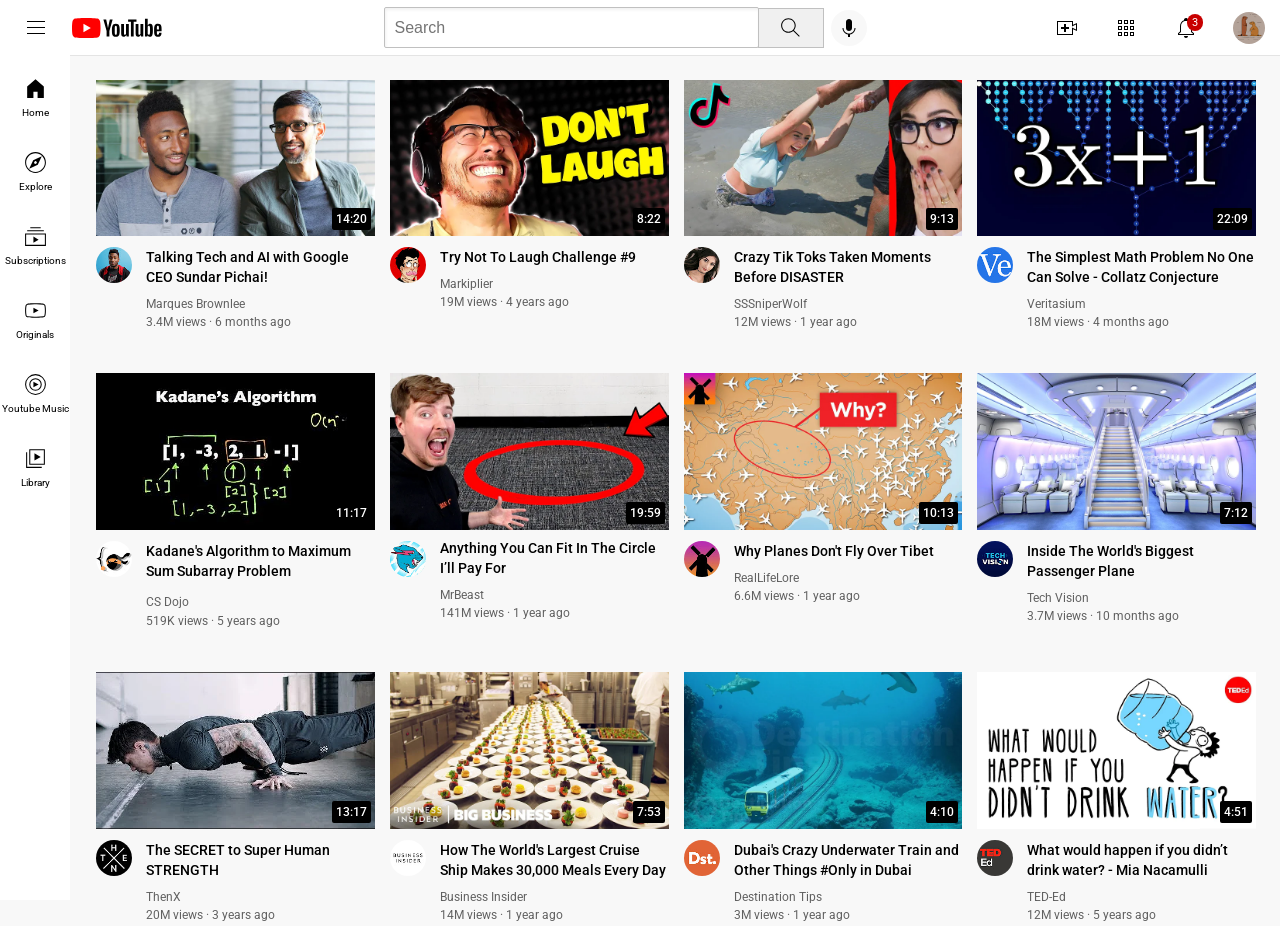
<file: index.html>
<!DOCTYPE html>
<html>
  <head>
    <title>Not Youtube</title>

      <link rel="preconnect" href="https://fonts.googleapis.com">
<link rel="preconnect" href="https://fonts.gstatic.com" crossorigin>
<link href="https://fonts.googleapis.com/css2?family=Roboto:ital,wght@0,100..900;1,100..900&display=swap" rel="stylesheet">

<link rel="stylesheet" href="Youtube Styles/general.css">
<link rel="stylesheet" href="Youtube Styles/video.css">
<link rel="stylesheet" href="Youtube Styles/header.css">
<link rel="stylesheet" href="Youtube Styles/sidebar.css">
</head>

  <body>
    <header class="header">
      <div class="left-section">
        <img class="hamburger-menu" src="Youtube icons/hamburger-menu.svg">
        <img class="youtube-logo" src="Youtube icons/youtube-logo.svg">
      </div>
      <div class="middle-section">
        <input class="Youtube-search" type="text" placeholder="Search">
        <button  class="search-button"><img class="search-icon" src="Youtube icons/search.svg">
        <div class="tooltip">Search</div>
        </button>
        <!-- Put Position Absolute inside a Position Relative to get a -->
        <button class="voice-button"><img class="voice-icon" src="Youtube icons/voice-search-icon.svg">
        <div class="tooltip">Search with your voice</div>
        </button>
      </div>
      <div class="right-section">
        <div class="upload-container">
          <img class="upload-button" src="Youtube icons/upload.svg">
          <div class="tooltip">Create</div>
        </div>
        <div class="app-container">
          <img class="app-button" src="Youtube icons/youtube-apps.svg">
          <div class="tooltip">Youtube apps</div>
        </div>
        <div class="notification-number-container">
          <div class="notification-container">
            <img class="notification-button" src="Youtube icons/notifications.svg">
          <div class="notification-number">3</div>
          <div class="tooltip">Notifications</div>
          </div>
        </div>
        <img class="dp-button" src="Channel Pictures/Youtube DP.jpg">
      </div>
    </header>

    <nav class="sidebar">
      <div class="sidebar-link">
        <img src="sidebar.styles/home.svg">
        <div class="under-text">Home</div>
      </div>
      <div class="sidebar-link">
        <img src="sidebar.styles/explore.svg">
        <div class="under-text">Explore</div>
      </div>
      <div class="sidebar-link">
        <img src="sidebar.styles/subscriptions.svg">
        <div class="under-text">Subscriptions</div>
      </div>
      <div class="sidebar-link">
        <img src="sidebar.styles/originals.svg">
        <div class="under-text">Originals</div>
      </div>
      <div class="sidebar-link">
        <img src="sidebar.styles/youtube-music.svg">
        <div class="under-text">Youtube Music</div>
      </div>
      <div class="sidebar-link">
        <img src="sidebar.styles/library.svg">
        <div class="under-text">Library</div>
      </div>
    </nav>
    <main>
      <section class="video-grid">
     <div class="div-box">
    <div class="thumbnail-row">
      <a href="https://www.youtube.com/watch?v=n2RNcPRtAiY">
        <img class="thumbnail" src="thumbnails/thumbnail-1.webp">
      </a>
      <div class="video-time">14:20</div>
    </div>
    <div class="video-info-grid">
      <div class="channel-picture">
        <a href="https://www.youtube.com/c/mkbhd">
          <img class="profile-picture" src="Channel Pictures/channel-1.jpeg">
        </a>
      </div>
      <div class="video-info">
        <a class="video-title-link" href="https://www.youtube.com/watch?v=n2RNcPRtAiY">
          <p class="video-title">
        Talking Tech and AI with Google CEO Sundar Pichai!
         </p>
        </a>
  <a class="video-author-link" href="https://www.youtube.com/c/mkbhd">
    <p class="video-author">
  Marques Brownlee 
  </p>
  </a>
  <p class="video-views">
    3.4M views &#183; 6 months ago
  </p>
      </div>   
</div>
</div>

  <div class="div-box">
    <div class="thumbnail-row">
      <a href="https://www.youtube.com/watch?v=mP0RAo9SKZk">
        <img class="thumbnail" src="thumbnails/thumbnail-2.webp">
      </a>
      <div class="video-time">8:22</div>
    </div>
    <div class="Markiplier-grid-box">
      <div class="channel-picture">
        <a href="https://www.youtube.com/c/markiplier">
    <img class="profile-picture" src="Channel Pictures/channel-2.jpeg">
        </a>
      </div>
      <div class="video-info">
        <a class="video-title-link" href="https://www.youtube.com/watch?v=mP0RAo9SKZk">
          <p class="video-title">
          Try Not To Laugh Challenge #9
        </p>
        </a>
        <a class="video-author-link" href="https://www.youtube.com/c/markiplier">
          <p class="video-author">
  Markiplier 
  </p>
        </a>
  <p class="video-views">
    19M views &#183; 4 years ago
  </p>
      </div>   
</div>
</div>

 <div class="div-box">
    <div class="thumbnail-row">
      <a href="https://www.youtube.com/watch?v=FgjPQQeTh1w">
      <img class="thumbnail" src="thumbnails/thumbnail-3.webp">
      </a>
      <div class="video-time">9:13</div>
    </div>
    <div class="video-info-grid">
      <div class="channel-picture">
        <a href="https://www.youtube.com/user/SSSniperWolf">
          <img class="profile-picture" src="Channel Pictures/channel-3.jpeg">
        </a>
      </div>
      <div class="video-info">
        <a class="video-title-link" href="https://www.youtube.com/watch?v=FgjPQQeTh1w">
          <p class="video-title">
   Crazy Tik Toks Taken Moments Before DISASTER
 </p>
</a>   
<a class="video-author-link" href="https://www.youtube.com/user/SSSniperWolf">
  <p class="video-author">
  SSSniperWolf 
  </p>
</a>
  <p class="video-views">
    12M views &#183; 1 year ago
  </p>
      </div>   
</div>
</div>

  <div class="div-box">
    <div class="thumbnail-row">
      <a href="https://www.youtube.com/watch?v=094y1Z2wpJg">
    <img class="thumbnail" src="thumbnails/thumbnail-4.webp">
      </a>
      <div class="video-time">22:09</div>
    </div>
    <div class="Markiplier-grid-box">
      <div class="channel-picture">
        <a href="https://www.youtube.com/c/veritasium">
      <img class="profile-picture" src="Channel Pictures/channel-4.jpeg">
        </a>
      </div>
      <div class="video-info">
        <a class="video-title-link" href="https://www.youtube.com/watch?v=094y1Z2wpJg">
            <p class="video-title">
        The Simplest Math Problem No One Can Solve - Collatz Conjecture
        </p>
        </a>
        <a class="video-author-link" href="https://www.youtube.com/c/veritasium">
      <p class="video-author">
        Veritasium 
        </p>
        </a>
  <p class="video-views">
    18M views &#183; 4 months ago
  </p>
      </div>   
</div>
</div>

 <div class="div-box">
    <div class="thumbnail-row">
      <a href="https://www.youtube.com/watch?v=86CQq3pKSUw">
    <img class="thumbnail" src="thumbnails/thumbnail-5.webp">
      </a>
      <div class="video-time">11:17</div>
    </div>
    <div class="video-info-grid">
      <div class="channel-picture">
        <a href="https://www.youtube.com/c/CSDojo">
     <img class="profile-picture" src="Channel Pictures/channel-5.jpeg">
        </a>
      </div>
      <div class="video-info">
        <p class="video-title">
          <a class="video-title-link" href="https://www.youtube.com/watch?v=86CQq3pKSUw">
    Kadane's Algorithm to Maximum Sum Subarray Problem
    </a>
  </p>
  <a class="video-author-link" href="https://www.youtube.com/c/CSDojo">
 CS Dojo
  </a>
  <p class="video-author">
  </p>
  <p class="video-views">
      519K views &#183; 5 years ago
  </p>
      </div>   
</div>
</div>

  <div class="div-box">
    <div class="thumbnail-row">
      <a href="https://www.youtube.com/watch?v=yXWw0_UfSFg">
      <img class="thumbnail" src="thumbnails/thumbnail-6.webp">
      </a>
      <div class="video-time">19:59</div>
    </div>
    <div class="Markiplier-grid-box">
      <div class="channel-picture">
        <a href="https://www.youtube.com/channel/UCX6OQ3DkcsbYNE6H8uQQuVA">
      <img class="profile-picture" src="Channel Pictures/channel-6.jpeg">
        </a>
      </div>
      <div class="video-info">
        <a class="video-title-link" href="https://www.youtube.com/watch?v=yXWw0_UfSFg">
          Anything You Can Fit In The Circle I’ll Pay For
        </a>
        <p class="video-title">
        </p>
        <a class="video-author-link" href="https://www.youtube.com/channel/UCX6OQ3DkcsbYNE6H8uQQuVA">
        <p class="video-author">
          MrBeast 
          </p>
        </a>
  <p class="video-views">
    141M views &#183; 1 year ago
  </p>
      </div>   
</div>
</div>
    <div class="div-box">
    <div class="thumbnail-row">
      <a href="https://www.youtube.com/watch?v=fNVa1qMbF9Y">
    <img class="thumbnail" src="thumbnails/thumbnail-7.webp">
      </a>
      <div class="video-time">10:13</div>
    </div>
    <div class="video-info-grid">
      <div class="channel-picture">
        <a href="https://www.youtube.com/channel/UCP5tjEmvPItGyLhmjdwP7Ww">
     <img class="profile-picture" src="Channel Pictures/channel-7.jpeg">
        </a>
      </div>
      <div class="video-info">
        <a class="video-title-link" href="https://www.youtube.com/watch?v=fNVa1qMbF9Y">
        <p class="video-title">
    Why Planes Don't Fly Over Tibet
      </p>
        </a> 
        <a class="video-author-link" href="https://www.youtube.com/channel/UCP5tjEmvPItGyLhmjdwP7Ww">
        <p class="video-author">
        RealLifeLore 
        </p>
        </a>
  <p class="video-views">
    6.6M views &#183; 1 year ago
  </p>
      </div>   
</div>
</div>
    <div class="div-box">
    <div class="thumbnail-row">
      <a href="https://www.youtube.com/watch?v=lFm4EM1juls">
      <img class="thumbnail" src="thumbnails/thumbnail-8.webp">
      </a>
      <div class="video-time">7:12</div>
    </div>
    <div class="video-info-grid">
      <div class="channel-picture">
        <a href="https://www.youtube.com/channel/UCHAK6CyegY22Zj2GWrcaIxg">
        <img class="profile-picture" src="Channel Pictures/channel-8.jpeg">
        </a>
      </div>
      <div class="video-info">
        <a class="video-title-link" href="https://www.youtube.com/watch?v=lFm4EM1juls">
              <p class="video-title">
      Inside The World's Biggest Passenger Plane
        </p>
        </a>
        <a class="video-author-link" href="https://www.youtube.com/channel/UCHAK6CyegY22Zj2GWrcaIxg">
      <p class="video-author">
        Tech Vision 
        </p>
        </a>
  <p class="video-views">
    3.7M views &#183; 10 months ago
  </p>
      </div>   
</div>
</div>
    <div class="div-box">
    <div class="thumbnail-row">
      <a href="https://www.youtube.com/watch?v=ixmxOlcrlUc">
      <img class="thumbnail" src="thumbnails/thumbnail-9.webp">
      </a>
      <div class="video-time">13:17</div>
    </div>
    <div class="video-info-grid">
      <div class="channel-picture">
        <a href="https://www.youtube.com/c/OFFICIALTHENXSTUDIOS">
     <img class="profile-picture" src="Channel Pictures/channel-9.jpeg">
        </a>
      </div>
      <div class="video-info">
        <a class="video-title-link" href="https://www.youtube.com/watch?v=ixmxOlcrlUc">
        <p class="video-title">
          The SECRET to Super Human STRENGTH
        </p>
        </a>
        <a class="video-author-link" href="https://www.youtube.com/c/OFFICIALTHENXSTUDIOS">
          <p class="video-author">
          ThenX 
          </p>
        </a>    
  <p class="video-views">
    20M views &#183; 3 years ago
  </p>
      </div>   
</div>
</div>
    <div class="div-box">
    <div class="thumbnail-row">
      <a href="https://www.youtube.com/watch?v=R2vXbFp5C9o">
      <img class="thumbnail" src="thumbnails/thumbnail-10.webp">
      </a>
      <div class="video-time">7:53</div>
    </div>
    <div class="video-info-grid">
      <div class="channel-picture">
        <a href="https://www.youtube.com/user/businessinsider">
        <img class="profile-picture" src="Channel Pictures/channel-10.jpeg">
        </a>
      </div>
      <div class="video-info">
        <a class="video-title-link" href="https://www.youtube.com/watch?v=R2vXbFp5C9o">
              <p class="video-title">
        How The World's Largest Cruise Ship Makes 30,000 Meals Every Day
        </p>
        </a>
        <a class="video-author-link" href="https://www.youtube.com/user/businessinsider">
          <p class="video-author">
          Business Insider 
          </p>
        </a>  
  <p class="video-views">
    14M views &#183; 1 year ago
  </p>
      </div>   
</div>
</div>
    <div class="div-box">
    <div class="thumbnail-row">
      <a href="https://www.youtube.com/watch?v=0nZuYyXET3s">
      <img class="thumbnail" src="thumbnails/thumbnail-11.webp">
      </a>
      <div class="video-time">4:10</div>
    </div>
    <div class="video-info-grid">
      <div class="channel-picture">
        <a href="https://www.youtube.com/c/Destinationtips">
      <img class="profile-picture" src="Channel Pictures/channel-11.jpeg">
        </a>
      </div>
      <div class="video-info">
        <a class="video-title-link" href="https://www.youtube.com/watch?v=0nZuYyXET3s">
              <p class="video-title">
          Dubai's Crazy Underwater Train and Other Things #Only in Dubai
        </p>
        </a>
        <a class="video-author-link" href="https://www.youtube.com/c/Destinationtips">
        <p class="video-author">
        Destination Tips 
        </p>
        </a>
  <p class="video-views">
    3M views &#183; 1 year ago
  </p>
      </div>   
</div>
</div>
<div class="div-box">
    <div class="thumbnail-row">
      <a href="https://www.youtube.com/watch?v=9iMGFqMmUFs">
      <img class="thumbnail" src="thumbnails/thumbnail-12.webp">
      </a>
      <div class="video-time">4:51</div>
    </div>
    <div class="video-info-grid">
      <div class="channel-picture">
        <a href="https://www.youtube.com/teded">
        <img class="profile-picture" src="Channel Pictures/channel-12.jpeg">
        </a>
      </div>
      <div class="video-info">
        <a class="video-title-link" href="https://www.youtube.com/watch?v=9iMGFqMmUFs">
              <p class="video-title">
          What would happen if you didn’t drink water? - Mia Nacamulli
        </p>
        </a>
        <a class="video-author-link" href="https://www.youtube.com/teded">
        <p class="video-author">
        TED-Ed 
        </p>
        </a>
  <p class="video-views">
    12M views &#183; 5 years ago
  </p>
      </div>   
</div>
</div>
      </section>
    </main>

</body>
</html>
</file>
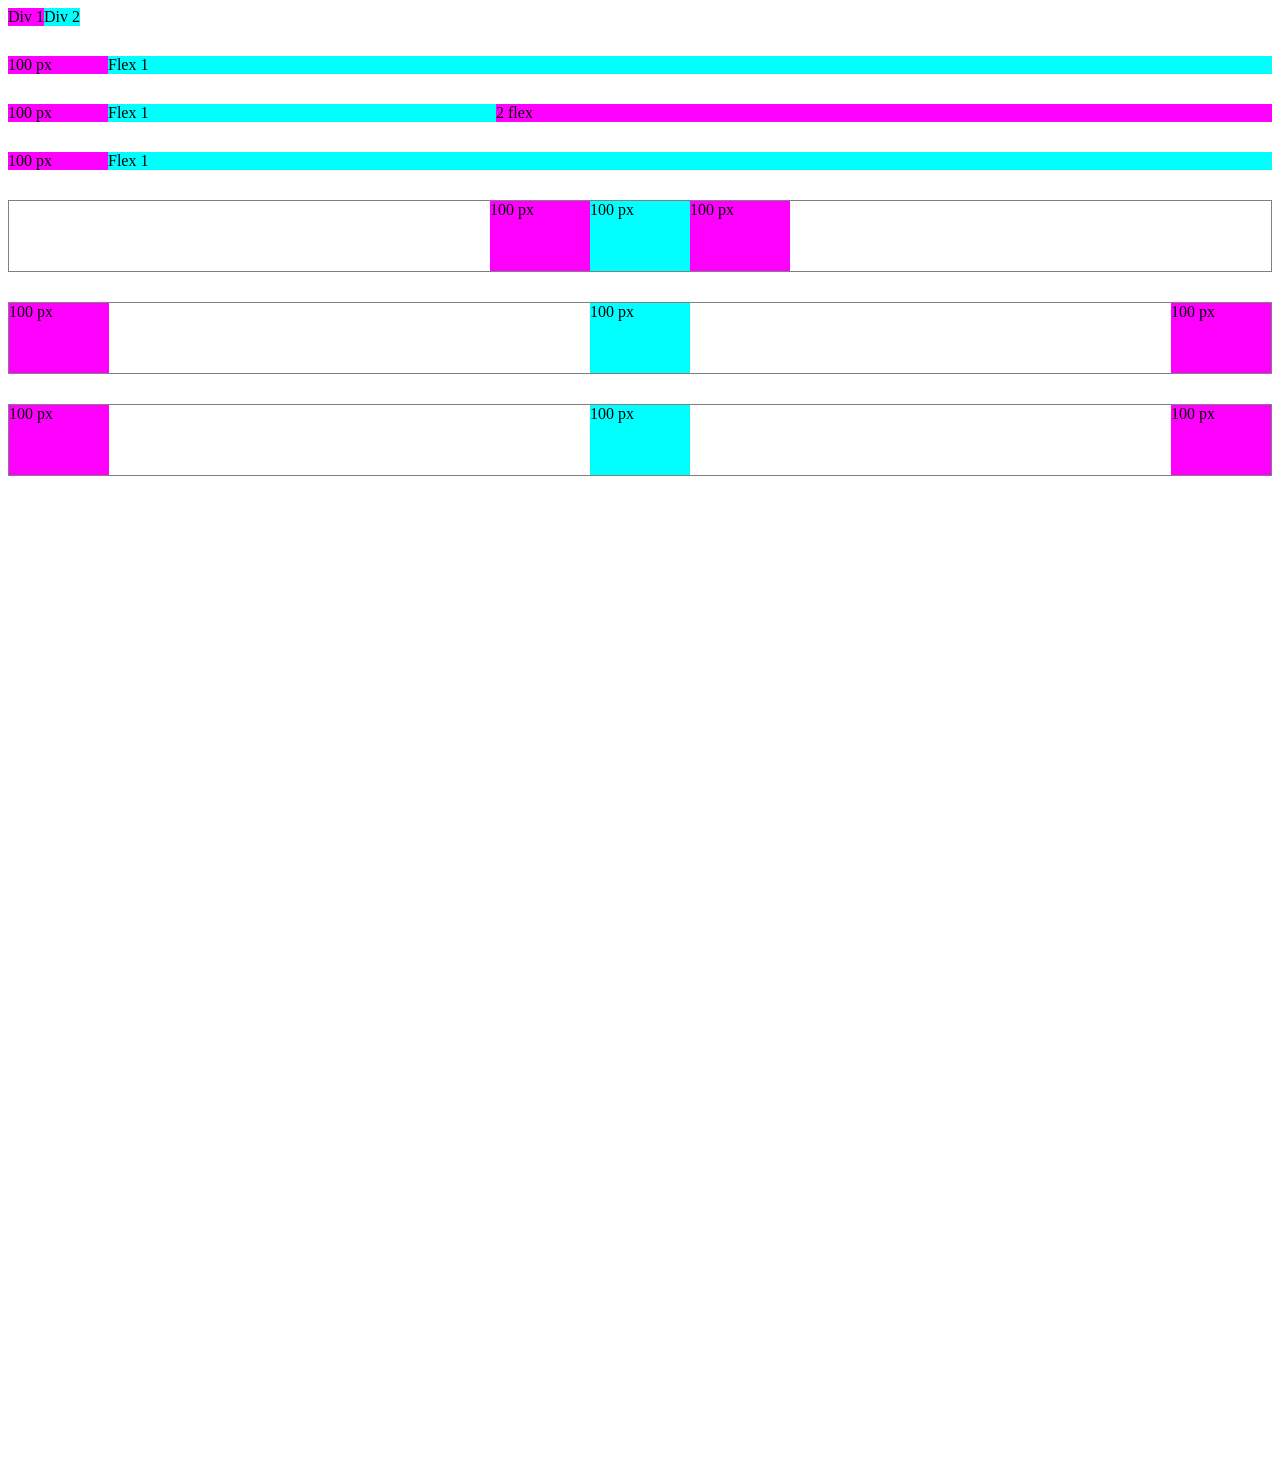
<file: flexbox.html>
<!DOCTYPE html>
<html>
  <head>
    <title>FlexBox Practice</title>
  </head>
  <body style="
  padding-bottom: 1000px;
  ">
    <div style="
      display: flex;
      flex-direction: row;
      ">
      <div style="background-color:magenta;">Div 1</div>
      <div style="background-color:cyan;">Div 2</div>
    </div>
    <div style="
       margin-top: 30px;
        display: flex;
        flex-direction: row;
        ">
        <div style="background-color:magenta;
        width: 100px;">100 px</div>
        <div style="background-color:cyan;
        flex: 1;">Flex 1</div>
      </div>
      <div style="
       margin-top: 30px;
        display: flex;
        flex-direction: row;
        ">
        <div style="background-color:magenta;
        width: 100px;">100 px</div>
        <div style="background-color:cyan;
        flex: 1;">Flex 1</div>
         <div style="background-color:magenta;
        flex: 2;">2 flex</div>
      </div>

       <div style="
       margin-top: 30px;
        display: flex;
        flex-direction: row;
        ">
        <div style="background-color:magenta;
        width: 100px;">100 px</div>
        <div style="background-color:cyan;
        flex: 1;">Flex 1</div>
      </div>
      <div style="
      margin-top: 30px;
        height: 70px;
        border-width: 1px;
        border-style: solid;
        border-color: gray;

        display: flex;
        flex-direction: row;
        justify-content: center;
        ">
        <div style="background-color:magenta;
        width: 100px;">100 px</div>
        <div style="background-color:cyan;
        width: 100px;">100 px</div>
         <div style="background-color:magenta;
        width: 100px;">100 px</div>
      </div>
          <div style="
      margin-top: 30px;
        height: 70px;
        border-width: 1px;
        border-style: solid;
        border-color: gray;

        display: flex;
        flex-direction: row;
        justify-content: space-between;
        ">
        <div style="background-color:magenta;
        width: 100px;">100 px</div>
        <div style="background-color:cyan;
        width: 100px;">100 px</div>
         <div style="background-color:magenta;
        width: 100px;">100 px</div>
      </div>
      <div style="
      margin-top: 30px;
        height: 70px;
        border-width: 1px;
        border-style: solid;
        border-color: gray;

        display: flex;
        flex-direction: row;
        justify-content: space-between;
        align-items: centers;
        ">
        <div style="background-color:magenta;
        width: 100px;">100 px</div>
        <div style="background-color:cyan;
        width: 100px;">100 px</div>
         <div style="background-color:magenta;
        width: 100px;">100 px</div>
      </div>
  </body>
</html>
</file>
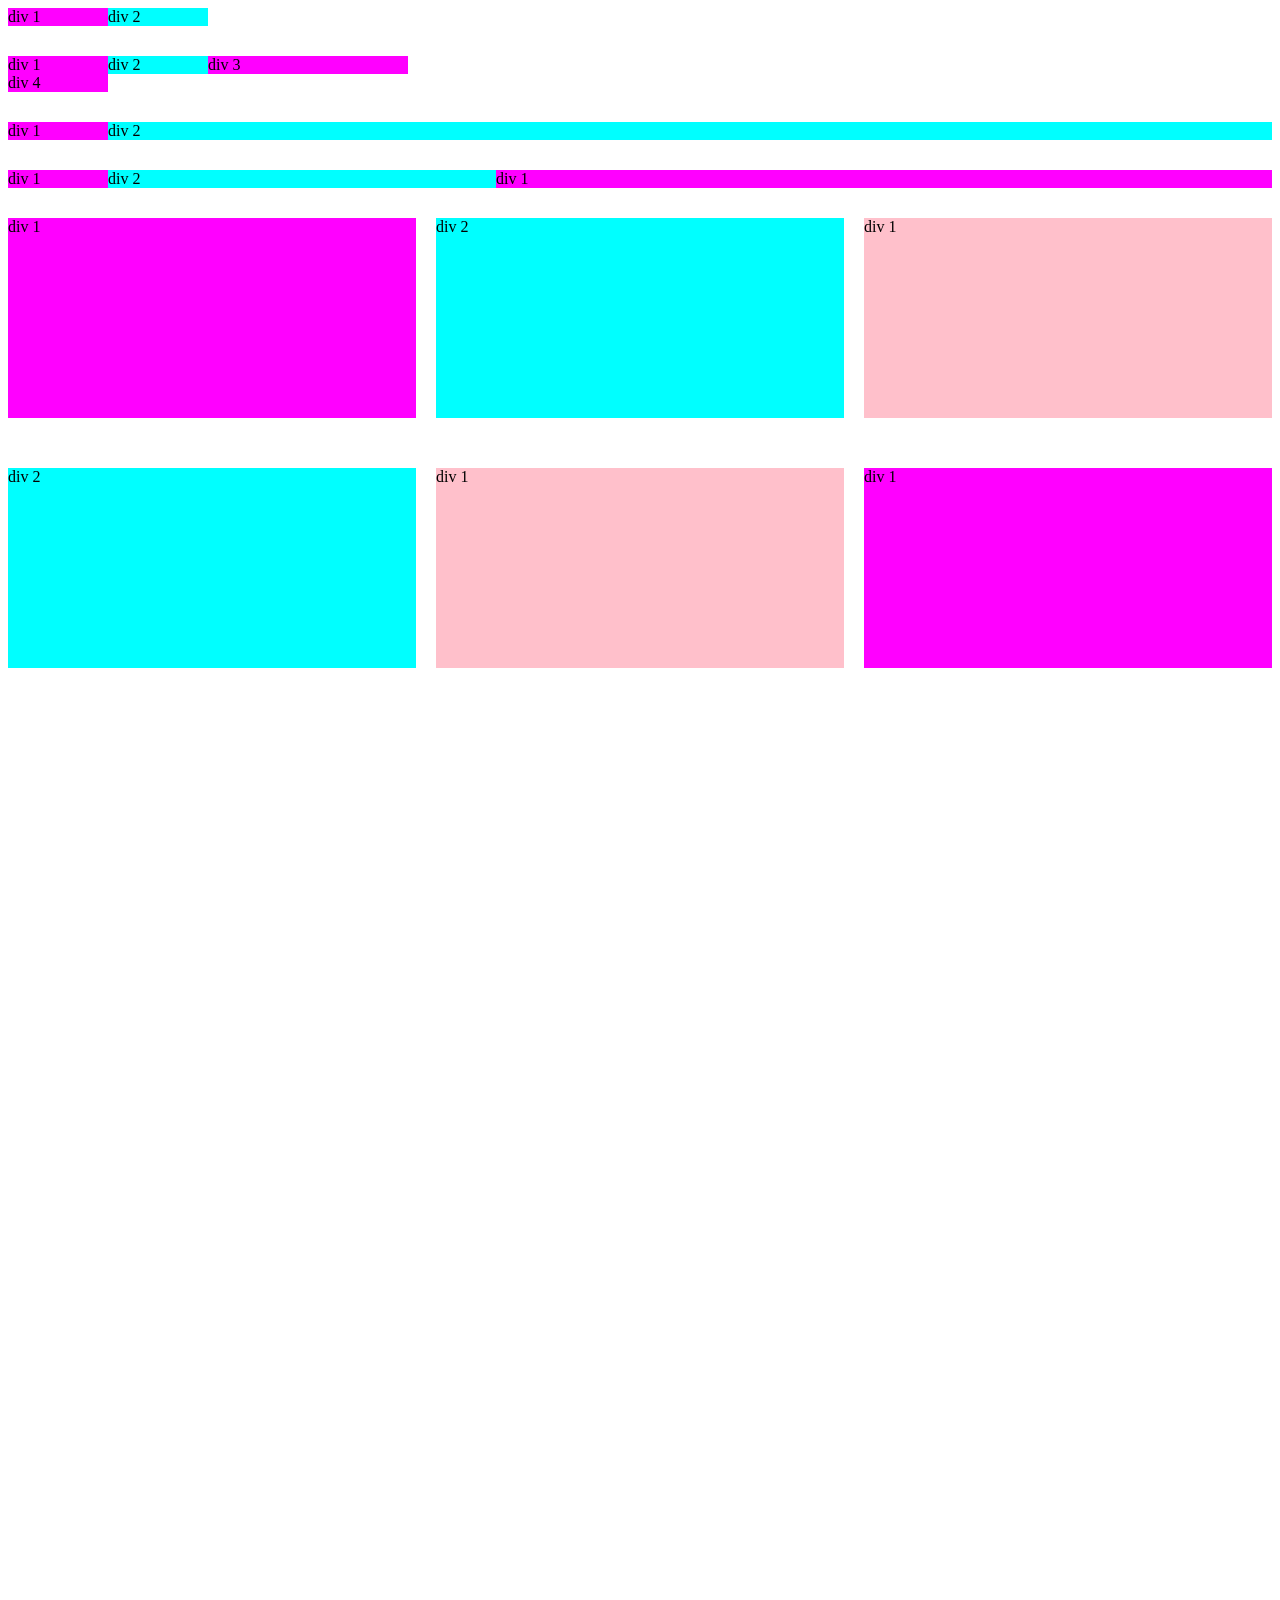
<file: grid.html>
<!DOCTYPE html>
<html>
  <head>
    <title>GRID PRACTICE</title>
  </head>
  <body style="padding-bottom: 1000px;">
    <div style="
      display: grid;
      grid-template-columns: 100px 100px;
      ">
      <div style="background-color:magenta;">div 1</div>
      <div style="background-color:cyan;">div 2</div>
    </div>
      <div style="
      margin-top: 30px;
      display: grid;
       grid-template-columns: 100px 100px 200px;
      ">
      <div style="background-color:magenta;">div 1</div>
      <div style="background-color:cyan;">div 2</div>
      <div style="background-color:magenta;">div 3</div>
      <div style="background-color:magenta;">div 4</div>
      </div>  
        <div style="
        margin-top: 30px;
        display: grid;
        grid-template-columns: 100px 1fr;
        ">
        <div style="background-color:magenta;">div 1</div>
        <div style="background-color:cyan;">div 2</div>
        </div> 
          <div style="
          margin-top: 30px;
          display: grid;
          grid-template-columns: 100px 1fr 2fr;
          ">
          <div style="background-color:magenta;">div 1</div>
          <div style="background-color:cyan;">div 2</div>
          <div style="background-color:magenta;">div 1</div>
          </div>

          <div style="
            margin-top: 30px;
            display: grid;
            grid-template-columns: 1fr 1fr 1fr;
            column-gap: 20px;
            row-gap: 50px;
            ">
            <div style="background-color:magenta; height:200px;">div 1</div>
            <div style="background-color:cyan; height:200px;">div 2</div>
            <div style="background-color:pink; height:200px;;">div 1</div>
            <div style="background-color:cyan; height:200px;">div 2</div>
            <div style="background-color:pink; height:200px;">div 1</div>
            <div style="background-color:magenta; height:200px;;">div 1</div>
            </div>
    </body>
</html>
</file>
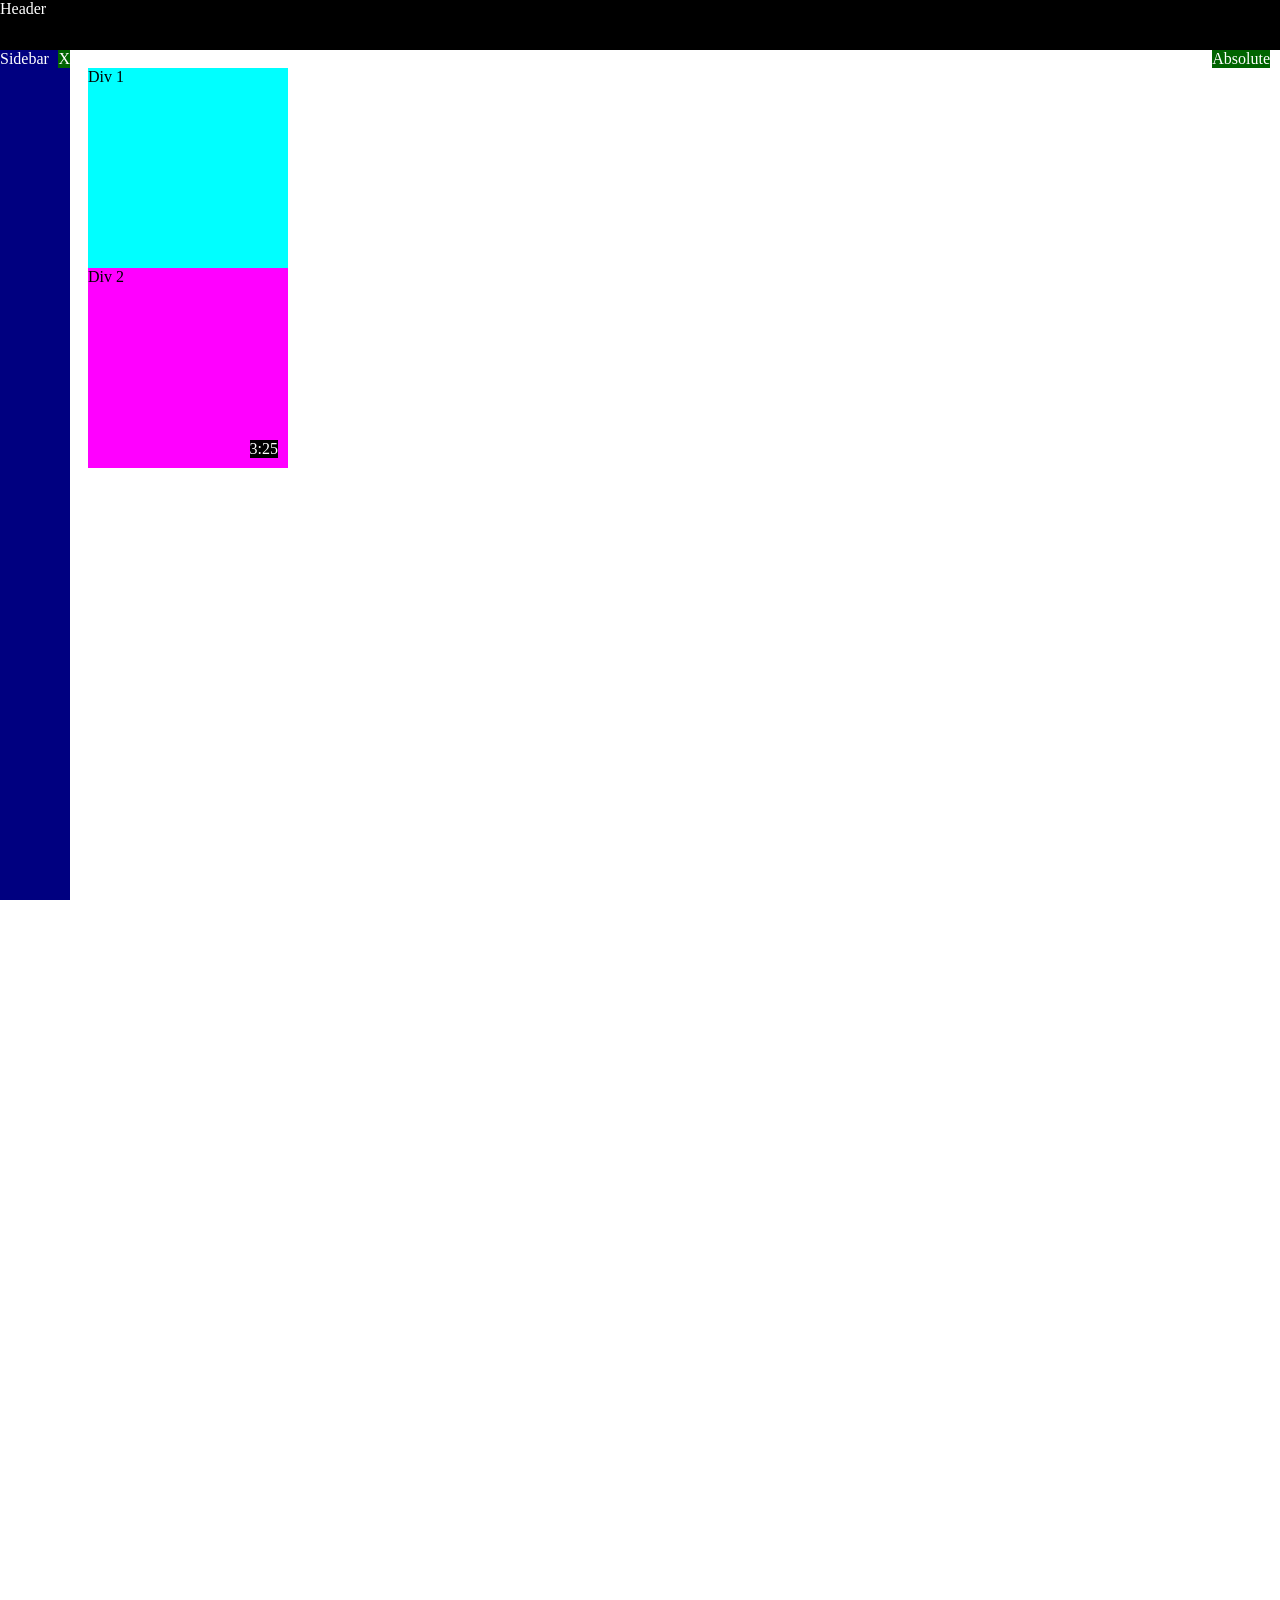
<file: position.html>
<!DOCTYPE html>
<html>
  <head>
    <title>Position Practice
    </title>
  </head>
  <body style="padding-bottom: 3000px;
      padding-top: 60px;
      padding-left: 80px;
  ">
    <div style="
      background-color: black;
      color: white;
      position: fixed;
      top: 0px;
      left: 0px;
      right: 0px;
      height: 50px;
      ">Header</div>

      <div style="
      background-color: navy;
       color: white;
       position: fixed; 
       bottom: 0px;
       left: 0px;
       top: 50px;
       width: 70px;
      ">
        Sidebar
        
      <div style="
      position: absolute;
      background-color: darkgreen;
      color: white;
      right: 0px;
      top: 0px;
      ">
      X
      </div>
      </div>

      <div style="
      position: absolute;
      background-color: darkgreen;
      color: white;
      right: 10px;
      top: 50px;
      ">
      Absolute
      </div>

    <div style="
      background-color: cyan;
      height: 200px;
      width: 200px;
      position: static;
      ">Div 1</div>
    <div style="
    background-color: magenta;
    height: 200px;
    width: 200px;
    position: relative;
    ">
    Div 2
      
      <div style="
      position: absolute;
      background-color: black;
      color: white;
      right: 10px;
      bottom: 10px;
      ">
      3:25
      </div>  
  </div>
  </body>
</html>
</file>
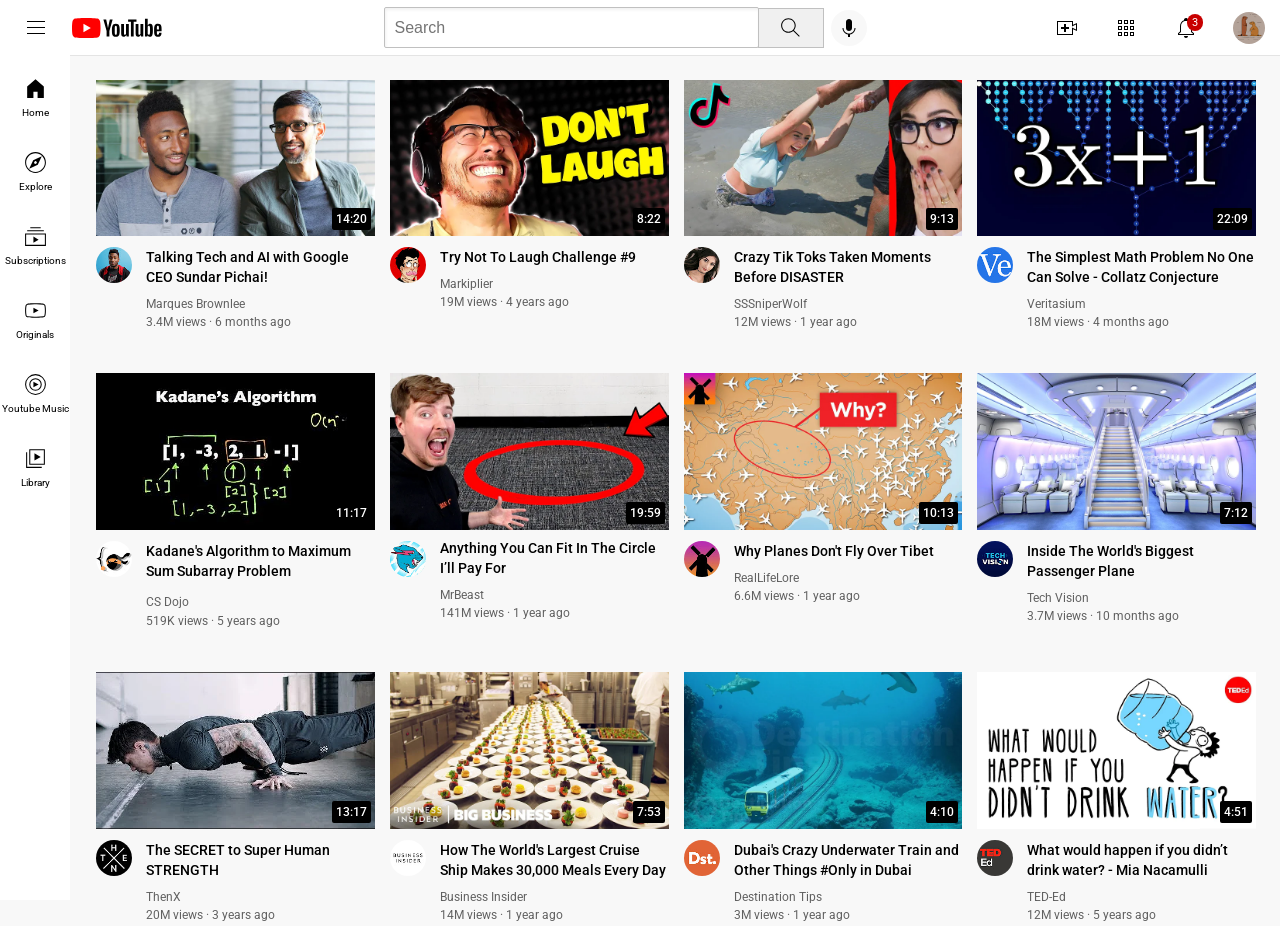
<file: youtube.html>
<!DOCTYPE html>
<html>
  <head>
    <title>Not Youtube</title>

      <link rel="preconnect" href="https://fonts.googleapis.com">
<link rel="preconnect" href="https://fonts.gstatic.com" crossorigin>
<link href="https://fonts.googleapis.com/css2?family=Roboto:ital,wght@0,100..900;1,100..900&display=swap" rel="stylesheet">

<link rel="stylesheet" href="Youtube Styles/general.css">
<link rel="stylesheet" href="Youtube Styles/video.css">
<link rel="stylesheet" href="Youtube Styles/header.css">
<link rel="stylesheet" href="Youtube Styles/sidebar.css">
</head>

  <body>
    <header class="header">
      <div class="left-section">
        <img class="hamburger-menu" src="Youtube icons/hamburger-menu.svg">
        <img class="youtube-logo" src="Youtube icons/youtube-logo.svg">
      </div>
      <div class="middle-section">
        <input class="Youtube-search" type="text" placeholder="Search">
        <button  class="search-button"><img class="search-icon" src="Youtube icons/search.svg">
        <div class="tooltip">Search</div>
        </button>
        <!-- Put Position Absolute inside a Position Relative to get a -->
        <button class="voice-button"><img class="voice-icon" src="Youtube icons/voice-search-icon.svg">
        <div class="tooltip">Search with your voice</div>
        </button>
      </div>
      <div class="right-section">
        <div class="upload-container">
          <img class="upload-button" src="Youtube icons/upload.svg">
          <div class="tooltip">Create</div>
        </div>
        <div class="app-container">
          <img class="app-button" src="Youtube icons/youtube-apps.svg">
          <div class="tooltip">Youtube apps</div>
        </div>
        <div class="notification-number-container">
          <div class="notification-container">
            <img class="notification-button" src="Youtube icons/notifications.svg">
          <div class="notification-number">3</div>
          <div class="tooltip">Notifications</div>
          </div>
        </div>
        <img class="dp-button" src="Channel Pictures/Youtube DP.jpg">
      </div>
    </header>

    <nav class="sidebar">
      <div class="sidebar-link">
        <img src="sidebar.styles/home.svg">
        <div class="under-text">Home</div>
      </div>
      <div class="sidebar-link">
        <img src="sidebar.styles/explore.svg">
        <div class="under-text">Explore</div>
      </div>
      <div class="sidebar-link">
        <img src="sidebar.styles/subscriptions.svg">
        <div class="under-text">Subscriptions</div>
      </div>
      <div class="sidebar-link">
        <img src="sidebar.styles/originals.svg">
        <div class="under-text">Originals</div>
      </div>
      <div class="sidebar-link">
        <img src="sidebar.styles/youtube-music.svg">
        <div class="under-text">Youtube Music</div>
      </div>
      <div class="sidebar-link">
        <img src="sidebar.styles/library.svg">
        <div class="under-text">Library</div>
      </div>
    </nav>
    <main>
      <section class="video-grid">
     <div class="div-box">
    <div class="thumbnail-row">
      <a href="https://www.youtube.com/watch?v=n2RNcPRtAiY">
        <img class="thumbnail" src="thumbnails/thumbnail-1.webp">
      </a>
      <div class="video-time">14:20</div>
    </div>
    <div class="video-info-grid">
      <div class="channel-picture">
        <a href="https://www.youtube.com/c/mkbhd">
          <img class="profile-picture" src="Channel Pictures/channel-1.jpeg">
        </a>
      </div>
      <div class="video-info">
        <a class="video-title-link" href="https://www.youtube.com/watch?v=n2RNcPRtAiY">
          <p class="video-title">
        Talking Tech and AI with Google CEO Sundar Pichai!
         </p>
        </a>
  <a class="video-author-link" href="https://www.youtube.com/c/mkbhd">
    <p class="video-author">
  Marques Brownlee 
  </p>
  </a>
  <p class="video-views">
    3.4M views &#183; 6 months ago
  </p>
      </div>   
</div>
</div>

  <div class="div-box">
    <div class="thumbnail-row">
      <a href="https://www.youtube.com/watch?v=mP0RAo9SKZk">
        <img class="thumbnail" src="thumbnails/thumbnail-2.webp">
      </a>
      <div class="video-time">8:22</div>
    </div>
    <div class="Markiplier-grid-box">
      <div class="channel-picture">
        <a href="https://www.youtube.com/c/markiplier">
    <img class="profile-picture" src="Channel Pictures/channel-2.jpeg">
        </a>
      </div>
      <div class="video-info">
        <a class="video-title-link" href="https://www.youtube.com/watch?v=mP0RAo9SKZk">
          <p class="video-title">
          Try Not To Laugh Challenge #9
        </p>
        </a>
        <a class="video-author-link" href="https://www.youtube.com/c/markiplier">
          <p class="video-author">
  Markiplier 
  </p>
        </a>
  <p class="video-views">
    19M views &#183; 4 years ago
  </p>
      </div>   
</div>
</div>

 <div class="div-box">
    <div class="thumbnail-row">
      <a href="https://www.youtube.com/watch?v=FgjPQQeTh1w">
      <img class="thumbnail" src="thumbnails/thumbnail-3.webp">
      </a>
      <div class="video-time">9:13</div>
    </div>
    <div class="video-info-grid">
      <div class="channel-picture">
        <a href="https://www.youtube.com/user/SSSniperWolf">
          <img class="profile-picture" src="Channel Pictures/channel-3.jpeg">
        </a>
      </div>
      <div class="video-info">
        <a class="video-title-link" href="https://www.youtube.com/watch?v=FgjPQQeTh1w">
          <p class="video-title">
   Crazy Tik Toks Taken Moments Before DISASTER
 </p>
</a>   
<a class="video-author-link" href="https://www.youtube.com/user/SSSniperWolf">
  <p class="video-author">
  SSSniperWolf 
  </p>
</a>
  <p class="video-views">
    12M views &#183; 1 year ago
  </p>
      </div>   
</div>
</div>

  <div class="div-box">
    <div class="thumbnail-row">
      <a href="https://www.youtube.com/watch?v=094y1Z2wpJg">
    <img class="thumbnail" src="thumbnails/thumbnail-4.webp">
      </a>
      <div class="video-time">22:09</div>
    </div>
    <div class="Markiplier-grid-box">
      <div class="channel-picture">
        <a href="https://www.youtube.com/c/veritasium">
      <img class="profile-picture" src="Channel Pictures/channel-4.jpeg">
        </a>
      </div>
      <div class="video-info">
        <a class="video-title-link" href="https://www.youtube.com/watch?v=094y1Z2wpJg">
            <p class="video-title">
        The Simplest Math Problem No One Can Solve - Collatz Conjecture
        </p>
        </a>
        <a class="video-author-link" href="https://www.youtube.com/c/veritasium">
      <p class="video-author">
        Veritasium 
        </p>
        </a>
  <p class="video-views">
    18M views &#183; 4 months ago
  </p>
      </div>   
</div>
</div>

 <div class="div-box">
    <div class="thumbnail-row">
      <a href="https://www.youtube.com/watch?v=86CQq3pKSUw">
    <img class="thumbnail" src="thumbnails/thumbnail-5.webp">
      </a>
      <div class="video-time">11:17</div>
    </div>
    <div class="video-info-grid">
      <div class="channel-picture">
        <a href="https://www.youtube.com/c/CSDojo">
     <img class="profile-picture" src="Channel Pictures/channel-5.jpeg">
        </a>
      </div>
      <div class="video-info">
        <p class="video-title">
          <a class="video-title-link" href="https://www.youtube.com/watch?v=86CQq3pKSUw">
    Kadane's Algorithm to Maximum Sum Subarray Problem
    </a>
  </p>
  <a class="video-author-link" href="https://www.youtube.com/c/CSDojo">
 CS Dojo
  </a>
  <p class="video-author">
  </p>
  <p class="video-views">
      519K views &#183; 5 years ago
  </p>
      </div>   
</div>
</div>

  <div class="div-box">
    <div class="thumbnail-row">
      <a href="https://www.youtube.com/watch?v=yXWw0_UfSFg">
      <img class="thumbnail" src="thumbnails/thumbnail-6.webp">
      </a>
      <div class="video-time">19:59</div>
    </div>
    <div class="Markiplier-grid-box">
      <div class="channel-picture">
        <a href="https://www.youtube.com/channel/UCX6OQ3DkcsbYNE6H8uQQuVA">
      <img class="profile-picture" src="Channel Pictures/channel-6.jpeg">
        </a>
      </div>
      <div class="video-info">
        <a class="video-title-link" href="https://www.youtube.com/watch?v=yXWw0_UfSFg">
          Anything You Can Fit In The Circle I’ll Pay For
        </a>
        <p class="video-title">
        </p>
        <a class="video-author-link" href="https://www.youtube.com/channel/UCX6OQ3DkcsbYNE6H8uQQuVA">
        <p class="video-author">
          MrBeast 
          </p>
        </a>
  <p class="video-views">
    141M views &#183; 1 year ago
  </p>
      </div>   
</div>
</div>
    <div class="div-box">
    <div class="thumbnail-row">
      <a href="https://www.youtube.com/watch?v=fNVa1qMbF9Y">
    <img class="thumbnail" src="thumbnails/thumbnail-7.webp">
      </a>
      <div class="video-time">10:13</div>
    </div>
    <div class="video-info-grid">
      <div class="channel-picture">
        <a href="https://www.youtube.com/channel/UCP5tjEmvPItGyLhmjdwP7Ww">
     <img class="profile-picture" src="Channel Pictures/channel-7.jpeg">
        </a>
      </div>
      <div class="video-info">
        <a class="video-title-link" href="https://www.youtube.com/watch?v=fNVa1qMbF9Y">
        <p class="video-title">
    Why Planes Don't Fly Over Tibet
      </p>
        </a> 
        <a class="video-author-link" href="https://www.youtube.com/channel/UCP5tjEmvPItGyLhmjdwP7Ww">
        <p class="video-author">
        RealLifeLore 
        </p>
        </a>
  <p class="video-views">
    6.6M views &#183; 1 year ago
  </p>
      </div>   
</div>
</div>
    <div class="div-box">
    <div class="thumbnail-row">
      <a href="https://www.youtube.com/watch?v=lFm4EM1juls">
      <img class="thumbnail" src="thumbnails/thumbnail-8.webp">
      </a>
      <div class="video-time">7:12</div>
    </div>
    <div class="video-info-grid">
      <div class="channel-picture">
        <a href="https://www.youtube.com/channel/UCHAK6CyegY22Zj2GWrcaIxg">
        <img class="profile-picture" src="Channel Pictures/channel-8.jpeg">
        </a>
      </div>
      <div class="video-info">
        <a class="video-title-link" href="https://www.youtube.com/watch?v=lFm4EM1juls">
              <p class="video-title">
      Inside The World's Biggest Passenger Plane
        </p>
        </a>
        <a class="video-author-link" href="https://www.youtube.com/channel/UCHAK6CyegY22Zj2GWrcaIxg">
      <p class="video-author">
        Tech Vision 
        </p>
        </a>
  <p class="video-views">
    3.7M views &#183; 10 months ago
  </p>
      </div>   
</div>
</div>
    <div class="div-box">
    <div class="thumbnail-row">
      <a href="https://www.youtube.com/watch?v=ixmxOlcrlUc">
      <img class="thumbnail" src="thumbnails/thumbnail-9.webp">
      </a>
      <div class="video-time">13:17</div>
    </div>
    <div class="video-info-grid">
      <div class="channel-picture">
        <a href="https://www.youtube.com/c/OFFICIALTHENXSTUDIOS">
     <img class="profile-picture" src="Channel Pictures/channel-9.jpeg">
        </a>
      </div>
      <div class="video-info">
        <a class="video-title-link" href="https://www.youtube.com/watch?v=ixmxOlcrlUc">
        <p class="video-title">
          The SECRET to Super Human STRENGTH
        </p>
        </a>
        <a class="video-author-link" href="https://www.youtube.com/c/OFFICIALTHENXSTUDIOS">
          <p class="video-author">
          ThenX 
          </p>
        </a>    
  <p class="video-views">
    20M views &#183; 3 years ago
  </p>
      </div>   
</div>
</div>
    <div class="div-box">
    <div class="thumbnail-row">
      <a href="https://www.youtube.com/watch?v=R2vXbFp5C9o">
      <img class="thumbnail" src="thumbnails/thumbnail-10.webp">
      </a>
      <div class="video-time">7:53</div>
    </div>
    <div class="video-info-grid">
      <div class="channel-picture">
        <a href="https://www.youtube.com/user/businessinsider">
        <img class="profile-picture" src="Channel Pictures/channel-10.jpeg">
        </a>
      </div>
      <div class="video-info">
        <a class="video-title-link" href="https://www.youtube.com/watch?v=R2vXbFp5C9o">
              <p class="video-title">
        How The World's Largest Cruise Ship Makes 30,000 Meals Every Day
        </p>
        </a>
        <a class="video-author-link" href="https://www.youtube.com/user/businessinsider">
          <p class="video-author">
          Business Insider 
          </p>
        </a>  
  <p class="video-views">
    14M views &#183; 1 year ago
  </p>
      </div>   
</div>
</div>
    <div class="div-box">
    <div class="thumbnail-row">
      <a href="https://www.youtube.com/watch?v=0nZuYyXET3s">
      <img class="thumbnail" src="thumbnails/thumbnail-11.webp">
      </a>
      <div class="video-time">4:10</div>
    </div>
    <div class="video-info-grid">
      <div class="channel-picture">
        <a href="https://www.youtube.com/c/Destinationtips">
      <img class="profile-picture" src="Channel Pictures/channel-11.jpeg">
        </a>
      </div>
      <div class="video-info">
        <a class="video-title-link" href="https://www.youtube.com/watch?v=0nZuYyXET3s">
              <p class="video-title">
          Dubai's Crazy Underwater Train and Other Things #Only in Dubai
        </p>
        </a>
        <a class="video-author-link" href="https://www.youtube.com/c/Destinationtips">
        <p class="video-author">
        Destination Tips 
        </p>
        </a>
  <p class="video-views">
    3M views &#183; 1 year ago
  </p>
      </div>   
</div>
</div>
<div class="div-box">
    <div class="thumbnail-row">
      <a href="https://www.youtube.com/watch?v=9iMGFqMmUFs">
      <img class="thumbnail" src="thumbnails/thumbnail-12.webp">
      </a>
      <div class="video-time">4:51</div>
    </div>
    <div class="video-info-grid">
      <div class="channel-picture">
        <a href="https://www.youtube.com/teded">
        <img class="profile-picture" src="Channel Pictures/channel-12.jpeg">
        </a>
      </div>
      <div class="video-info">
        <a class="video-title-link" href="https://www.youtube.com/watch?v=9iMGFqMmUFs">
              <p class="video-title">
          What would happen if you didn’t drink water? - Mia Nacamulli
        </p>
        </a>
        <a class="video-author-link" href="https://www.youtube.com/teded">
        <p class="video-author">
        TED-Ed 
        </p>
        </a>
  <p class="video-views">
    12M views &#183; 5 years ago
  </p>
      </div>   
</div>
</div>
      </section>
    </main>

</body>
</html>
</file>
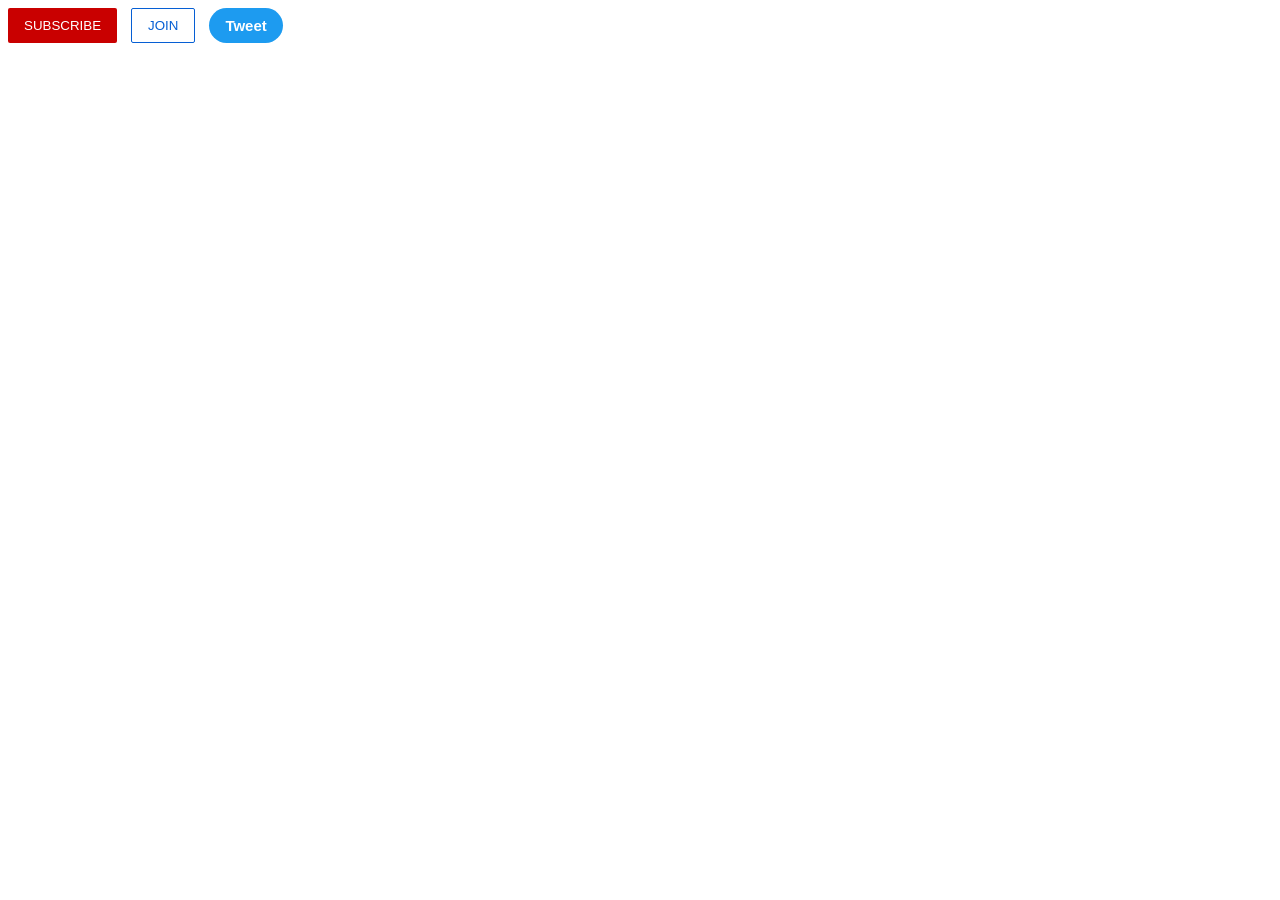
<file: intro to html/buttons.html>
<!DOCTYPE html>
<html>
  <head>
    <title>
      Buttons
    </title>
    <link rel="stylesheet" href="CSS/buttons.css">
  </head>
  <body>
<button class="subscribe-button">
  SUBSCRIBE
</button>
<button class="join-button">
  JOIN
</button>
<button class="tweet-button">
  Tweet
</button>
  </body>
</html>
</file>
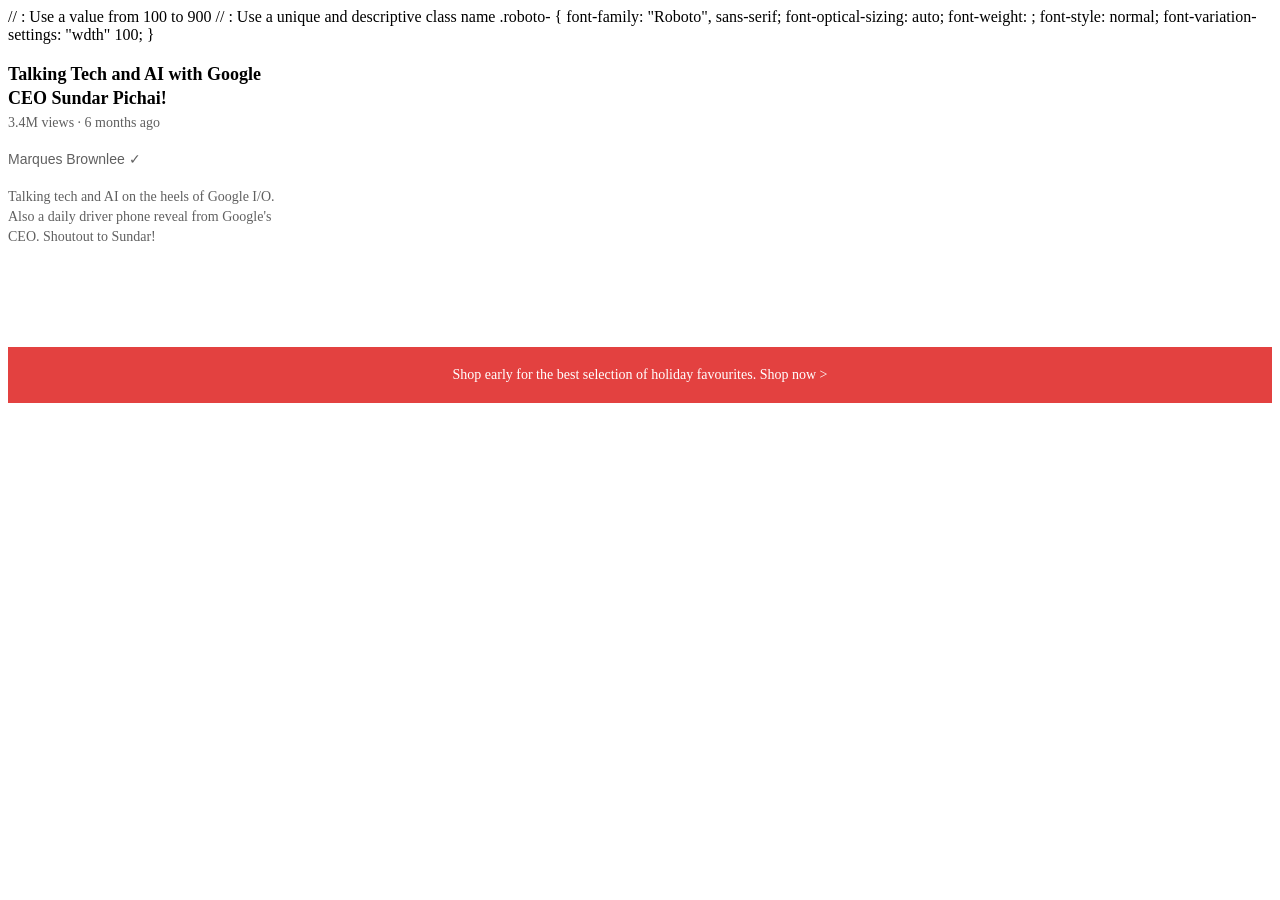
<file: intro to html/text.html>
<!DOCTYPE html>
<html>
  <head>
    <title>
      Text 
    </title>
    // <weight>: Use a value from 100 to 900
// <uniquifier>: Use a unique and descriptive class name

.roboto-<uniquifier> {
  font-family: "Roboto", sans-serif;
  font-optical-sizing: auto;
  font-weight: <weight>;
  font-style: normal;
  font-variation-settings:
    "wdth" 100;
}

    <link rel="stylesheet" href="CSS/text.css">
  </head>
  <body>
<p class="talking-tech">
  Talking Tech and AI with Google CEO Sundar Pichai!
</p>
<p class="dot-button">
  3.4M views &#183; 6 months ago
</p>
<p class="marques-brownlee">
  Marques Brownlee &#10003;
</p>
<p class="AI-button">
  Talking tech and AI on the heels of Google I/O. Also a daily driver phone reveal from Google's CEO. Shoutout to Sundar!
</p>
<p class="paragraph-button">
  Shop early for the best selection of holiday favourites. <span class="span-underline">Shop now &gt;</span>
</p>
  </body>
</html>
</file>
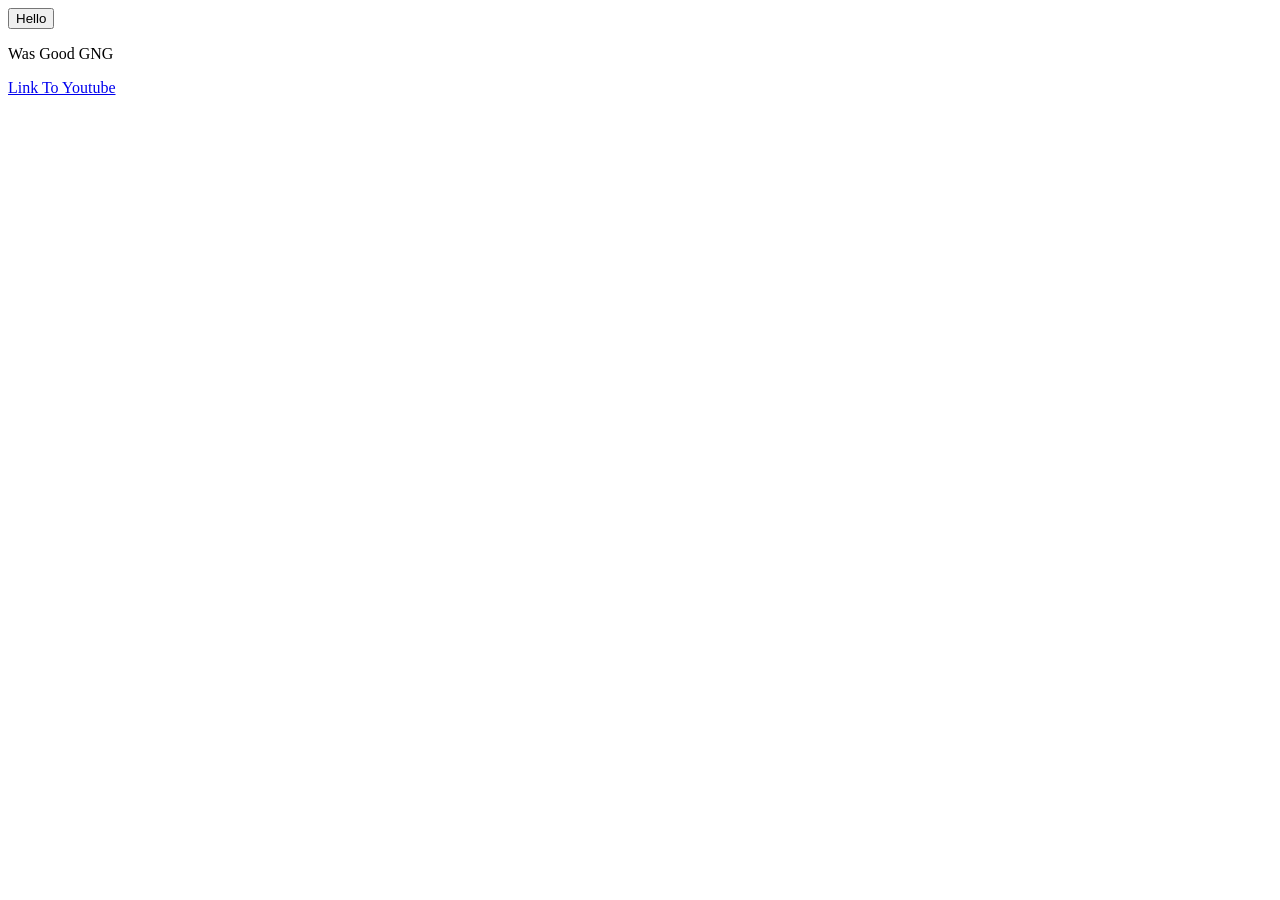
<file: intro to html/website.html>
<!DOCTYPE html>
<html>
  <head>
    <title>
      Hello everyone
    </title>
  </head>
  <body>
    <button>
  Hello
</button>
<p>
  Was Good GNG
</p>
<a href="https://www.youtube.com/" target="_blank">Link To Youtube

</a>
  </body>
</html>
</file>
<file: Youtube Styles/general.css>
p{
        margin-top: 0;
        margin-bottom: 0;
      }
      body {
        /* This Style below will be inherited */
         font-family: Roboto, Arial;
        margin: 0;
        padding-top: 80px;
        padding-left: 96px;
        padding-right: 24px;
        background-color: rgb(248, 248, 248);
      }
</file>
<file: Youtube Styles/video.css>
.thumbnail{
        width: 100%;
        display: block;
      }
      .video-title {
        margin-top: 3px;
        font-size: 14px;
        font-weight: 500;
        line-height: 20px;
        margin-bottom: 10px;
      }
      .video-author, .video-views{
        font-size: 12px;
       color: rgb(96, 96, 96);
       margin-bottom: 4px;
      }
      .video-info-grid {
        display: grid;
        grid-template-columns: 50px 1fr;
        cursor: pointer;
      }
      .Markiplier-grid-box{
        display: grid;
        grid-template-columns: 50px 1fr;
        cursor: pointer;
      }
      .profile-picture{
        width: 36px;
        border-radius: 100px;
        margin-top: 3px;
        cursor: pointer;
      }
      .thumbnail-row{
        margin-bottom: 8px;
        position: relative;
        cursor: pointer;
      }
      .video-grid {
        display: grid;
        grid-template-columns: 1fr 1fr 1fr;
        column-gap: 15px;
        row-gap: 40px;
      }

      @media (max-width: 820px) {
        .video-grid {
          grid-template-columns: 1fr 1fr;
        }
        }

        @media (min-width:821px) and (max-width:1051px) {
          .video-grid {
            grid-template-columns: 1fr 1fr 1fr;
          }
        }

        @media (min-width:1050px) {
          .video-grid {
            grid-template-columns: 1fr 1fr 1fr 1fr;
          }
        }

      .video-time{
        background-color: black;
        color: white;
        position: absolute;
        bottom: 6px;
        right: 4px;
        font-size: 12px;
        font-weight: 500;
        padding: 4px;
        border-radius: 2px;
      }
      .video-views{
        cursor: auto;
      }
    
    .video-title-link{
      color: black;
      text-decoration: none;  
      margin-top: 3px;
        font-size: 14px;
        font-weight: 500;
        line-height: 20px;
        margin-bottom: 10px;
        font-family: Roboto, Arial;    
    }
    .video-author-link{
      text-decoration: none;
       font-size: 12px;
       color: rgb(96, 96, 96);
       margin-bottom: 4px;
    }
</file>
<file: Youtube Styles/header.css>
.header{
height: 55px;

display: flex;       
flex-direction: row;
justify-content: space-between;

position: fixed;
top: 0px;
left: 0px;
right: 0px;
z-index: 100;

background-color: white;
border-bottom-width: 1px;
border-bottom-style: solid;
border-bottom-color: rgb(228, 228, 228);
}

.left-section{
align-items: center;
display: flex;
}
.hamburger-menu{
  height: 24px;
  margin-left: 24px;
  margin-right: 24px;
  cursor: pointer;
}
.youtube-logo{
  height: 20px;
  cursor: pointer;
}

.middle-section{
flex: 1;
margin-left: 70px;
margin-right: 35px;
max-width: 485px;
display: flex;
  align-items: center;
}
.Youtube-search{
  flex: 1;
  height: 37px;
  padding-left: 10px;
  font-size: 16px;
  border: 1px solid rgb(192, 192, 192);
  border-radius: 2px;
  box-shadow: inset 1px 2px 3px rgba(0, 0, 0, 0.06);
  width: 0;
}
.Youtube-search::placeholder{
  font-size: 16px;
}
.search-button{
  height: 40px;
  width: 66px;
  background-color: rgb(240, 240, 240);
  border-width: 1px;
  border-style: solid;
  border-color: rgb(192, 192, 192);
  margin-left: -1px;
  margin-right: 5px;
}
.search-button, .voice-button, .upload-container, .app-container, .notification-container{
  position: relative;
  cursor: pointer;
  display: flex;
  justify-content: center;
  align-items: center;
}

.search-button .tooltip,
.voice-button .tooltip, .upload-container .tooltip, .app-container .tooltip, 
.notification-container .tooltip{
  position: absolute;
  background-color: grey;
  color: white;
  padding-top: 8px;
  padding-bottom: 8px;
  padding-left: 8px;
  padding-right: 8px;
  border-radius: 2px;
  font-size: 12px;
  bottom: -40px;
  opacity: 0;
  transition: opacity 0.15s;  
  pointer-events: none;
  white-space: nowrap;
}

.search-button:hover .tooltip, .voice-button:hover .tooltip, .upload-container:hover .tooltip,
 .app-container:hover .tooltip, .notification-container:hover .tooltip{
  opacity: 1;
}

.voice-button{
  height: 40px;
  width: 40px;
  border-radius: 20px;
  border-style: solid;
  border-color: white;
  background-color: rgb(248, 248, 248);
}
.search-icon{
  height: 25px;
}
.voice-icon{
  height: 24px;
}

.right-section{
width: 210px;
display: flex;
align-items: center;
justify-content: space-between;
margin-right: 15px;
flex-shrink: 0px;
}

.upload-button{
  height: 24px;
}
.app-button{
  height: 24px;
}
.notification-button{
  height: 24px;
}
.notification-number-container{
  position: relative;
}
.notification-number{
  position: absolute;
  top: -2px;
  right: -5px;
  background-color: rgb(200, 0, 0);
  color: white;
  font-size: 11px;
  padding-left: 5px;
  padding-right: 5px;
  padding-top: 2px;
  padding-bottom: 2px;
  border-radius: 10px;
}

.dp-button{
  height: 32px;
  border-radius: 16px;
  cursor: pointer;
}
</file>
<file: Youtube Styles/sidebar.css>
.sidebar{
  Position: fixed;
  left: 0px;
  bottom: 0px;
  top: 55px;
  background-color: white;
  width: 70px;
  z-index: 200;
  padding-top: 5px;
}

.sidebar-link{
  height: 74px;
  display: flex;
   justify-content: center;
  align-items: center;
  flex-direction: column;
}
.sidebar-link:hover{
   background-color: rgb(235, 235, 235);
   cursor: pointer;
}

.sidebar-link img{
  height: 25px;
 
}
.under-text{
  font-size: 10px;
  margin-top: 6px;
}
</file>
<file: intro to html/CSS/buttons.css>
.subscribe-button {
    background-color: rgb(201, 0, 0);
    color: white;
    border: none;
    padding-top: 10px;
    padding-bottom: 10px;
    padding-left: 16px;
    padding-right: 16px;
    border-radius: 2px;
    cursor: pointer;
    margin-right: 10px;
    transition: opacity 0.15s;
    vertical-align: top;
  }
  .subscribe-button:hover {
    opacity: 0.8;
  }
  .subscribe-button:active {
    opacity: 0.5;
  }







  .join-button {
    background-color: white;
    border-color: rgb(6, 95, 212);
    border-style: solid;
    border-width: 1px;
    color:rgb(6, 95, 212);
    padding-top: 9px;
    padding-bottom: 9px;
    padding-left: 16px;
    padding-right: 16px;
    border-radius: 2px;
    cursor: pointer;
    transition: background-color 0.15s,
    color 0.15s;
    vertical-align: top;
  }
  .join-button:hover {
    background-color: rgb(6, 95, 212);
    color: white;

  }
  .join-button:active {
    opacity: 0.8;
  }



  .tweet-button {
    background-color: rgb(29, 155, 240);
    color: white;
    border: none;
    padding-top: 9px;
    padding-bottom: 9px;
    padding-left: 16px;
    padding-right: 16px;
    border-radius: 17.5px;
    font-weight: bold;
    font-size: 15px;
    cursor: pointer;
    margin-left: 10px;
   transition: box-shadow 0.15s
   
  }
  .tweet-button:hover {
 box-shadow: 5px 5px 10px rgba(0, 0, 0, 0.16);
  }
</file>
<file: intro to html/CSS/text.css>
.talking-tech{
    font-family: roboto;
    font-size: 18px;
    font-weight: bold;
    width: 280px;
   line-height: 24px;
    margin-bottom: 5px;
  }



  .dot-button{
    font-family: roboto;
    font-size: 14px;
    color: rgb(96, 96, 96);
    margin-top: 0px;
    margin-bottom: 20px;
  }



  .marques-brownlee{
    color: rgb(96, 96, 96);
    font-family: arial;
    font-size: 14px;
    margin-top: 0px;
    margin-bottom: 20px;
  }



  .AI-button{
    font-family: roboto;
    font-size: 14px;
    color: rgb(96, 96, 96);
    width: 270px;
    line-height: 20px;
    margin-top: 0px;
    margin-bottom: 100px;
  }



  .paragraph-button{
    font-family: roboto;
    font-size: 14px;
    background-color: rgb(227, 65, 64);
    color: white;
    text-align: center;
    padding-top: 20px;
   padding-bottom: 20px;
  }
  .span-underline:hover{
  cursor: pointer;
  text-decoration: underline;
  }
</file>
